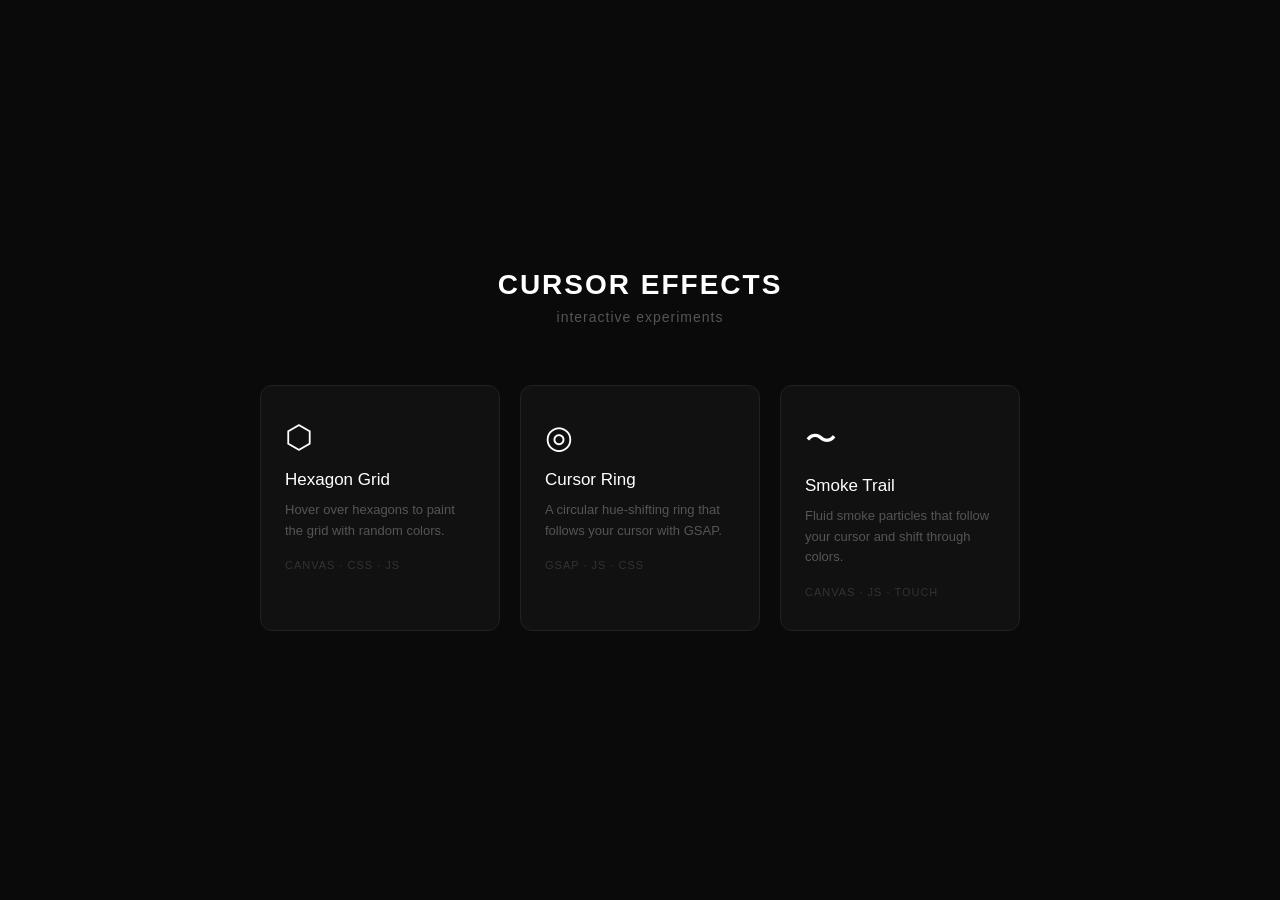
<file: index.html>
<!doctype html>
<html lang="en">
  <head>
    <meta charset="UTF-8" />
    <meta name="viewport" content="width=device-width, initial-scale=1.0" />
    <title>Cursor Effects</title>
    <style>
      * { margin: 0; padding: 0; box-sizing: border-box; }
      body {
        background: #0a0a0a;
        color: #fff;
        font-family: sans-serif;
        min-height: 100vh;
        display: flex;
        flex-direction: column;
        align-items: center;
        justify-content: center;
        padding: 40px 20px;
      }
      h1 {
        font-size: 28px;
        margin-bottom: 8px;
        color: #fff;
        letter-spacing: 2px;
      }
      p.sub {
        color: #555;
        font-size: 14px;
        margin-bottom: 60px;
        letter-spacing: 1px;
      }
      .grid {
        display: grid;
        grid-template-columns: repeat(auto-fit, minmax(220px, 1fr));
        gap: 20px;
        width: 100%;
        max-width: 760px;
      }
      .card {
        background: #111;
        border: 1px solid #222;
        border-radius: 12px;
        padding: 32px 24px;
        text-decoration: none;
        color: #fff;
        transition: border-color 0.3s, transform 0.3s;
        display: flex;
        flex-direction: column;
        gap: 10px;
      }
      .card:hover {
        border-color: #444;
        transform: translateY(-4px);
      }
      .card .icon {
        font-size: 32px;
        margin-bottom: 4px;
      }
      .card h2 {
        font-size: 17px;
        font-weight: 500;
      }
      .card p {
        font-size: 13px;
        color: #555;
        line-height: 1.6;
      }
      .card .tag {
        font-size: 11px;
        color: #333;
        margin-top: 8px;
        letter-spacing: 1px;
        text-transform: uppercase;
      }
      .card:nth-child(1):hover { border-color: #0850af; }
      .card:nth-child(2):hover { border-color: #00ffff; }
      .card:nth-child(3):hover { border-color: #39ff14; }
    </style>
  </head>
  <body>
    <h1>CURSOR EFFECTS</h1>
    <p class="sub">interactive experiments</p>

    <div class="grid">
      <a class="card" href="hexagon/index.html">
        <div class="icon">⬡</div>
        <h2>Hexagon Grid</h2>
        <p>Hover over hexagons to paint the grid with random colors.</p>
        <div class="tag">Canvas · CSS · JS</div>
      </a>

      <a class="card" href="cursor/index.html">
        <div class="icon">◎</div>
        <h2>Cursor Ring</h2>
        <p>A circular hue-shifting ring that follows your cursor with GSAP.</p>
        <div class="tag">GSAP · JS · CSS</div>
      </a>

      <a class="card" href="smoke/index.html">
        <div class="icon">〜</div>
        <h2>Smoke Trail</h2>
        <p>Fluid smoke particles that follow your cursor and shift through colors.</p>
        <div class="tag">Canvas · JS · Touch</div>
      </a>
    </div>
  </body>
</html>
</file>
